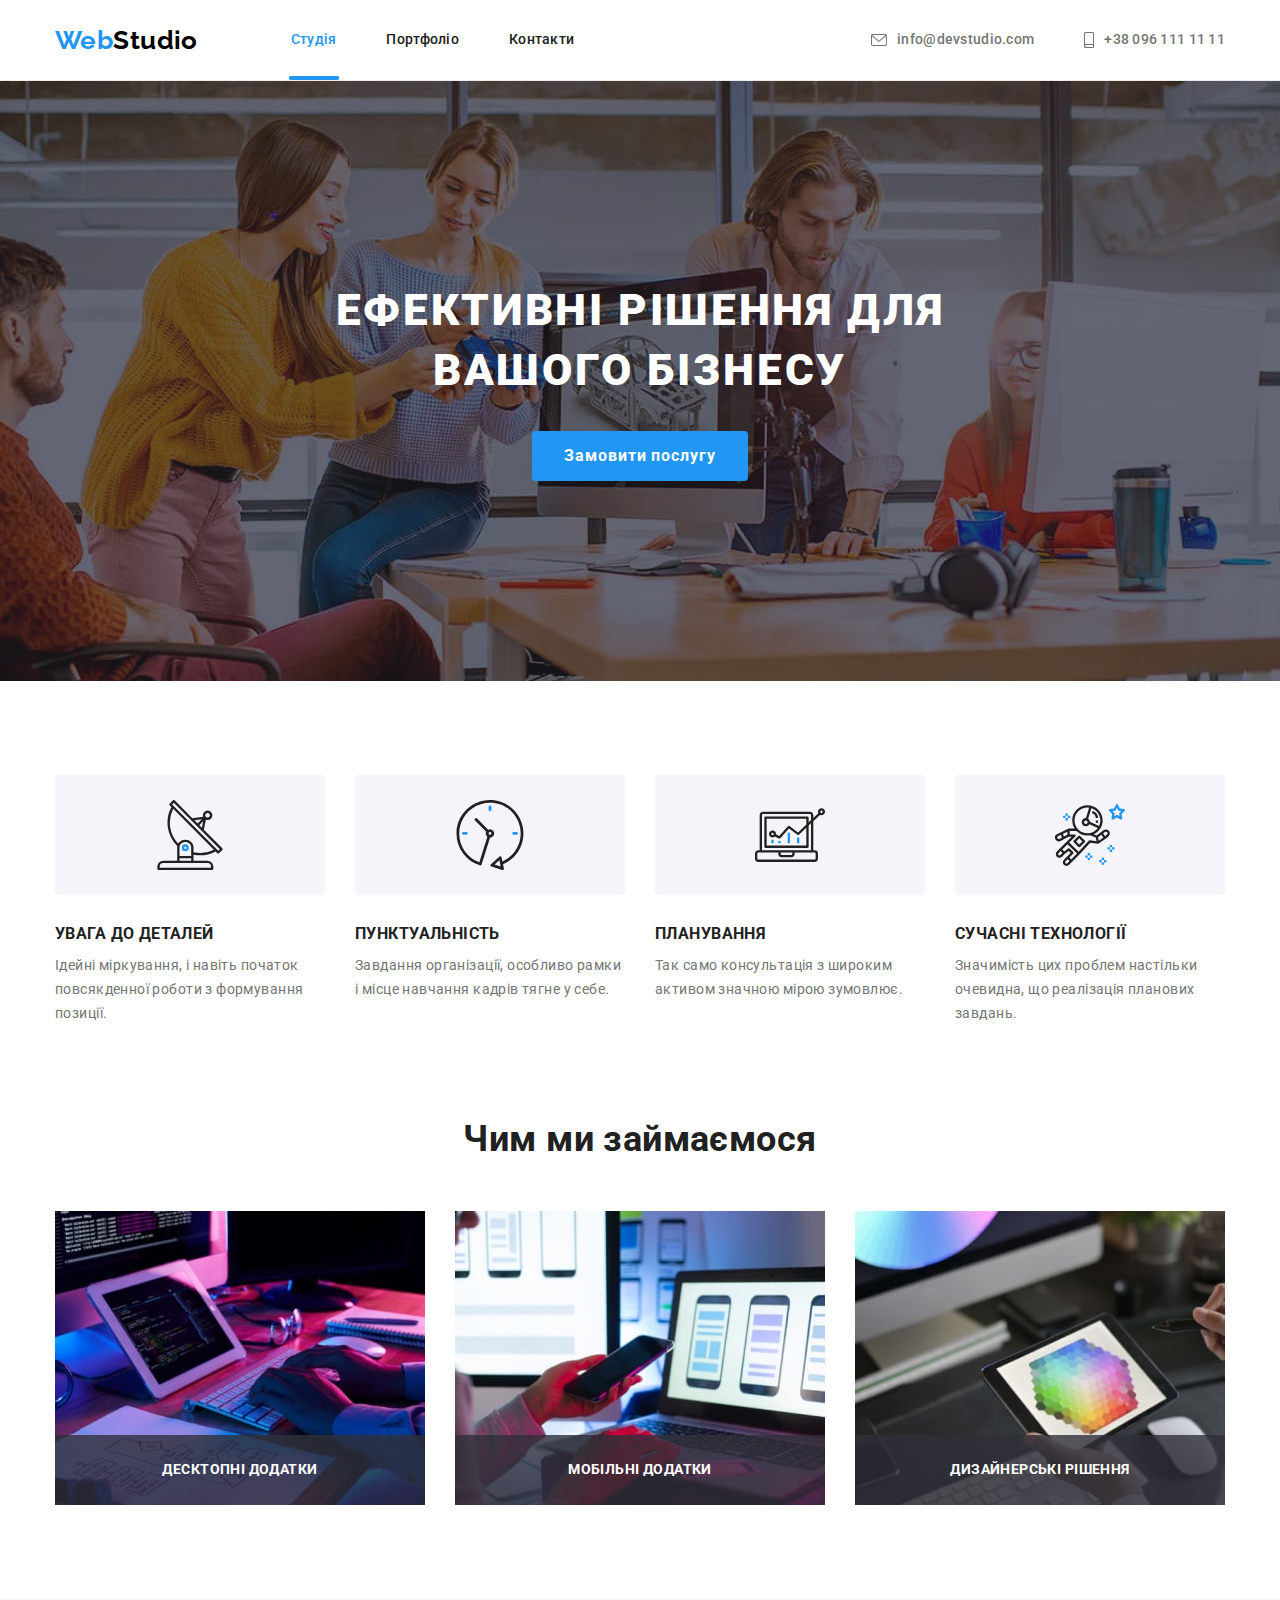
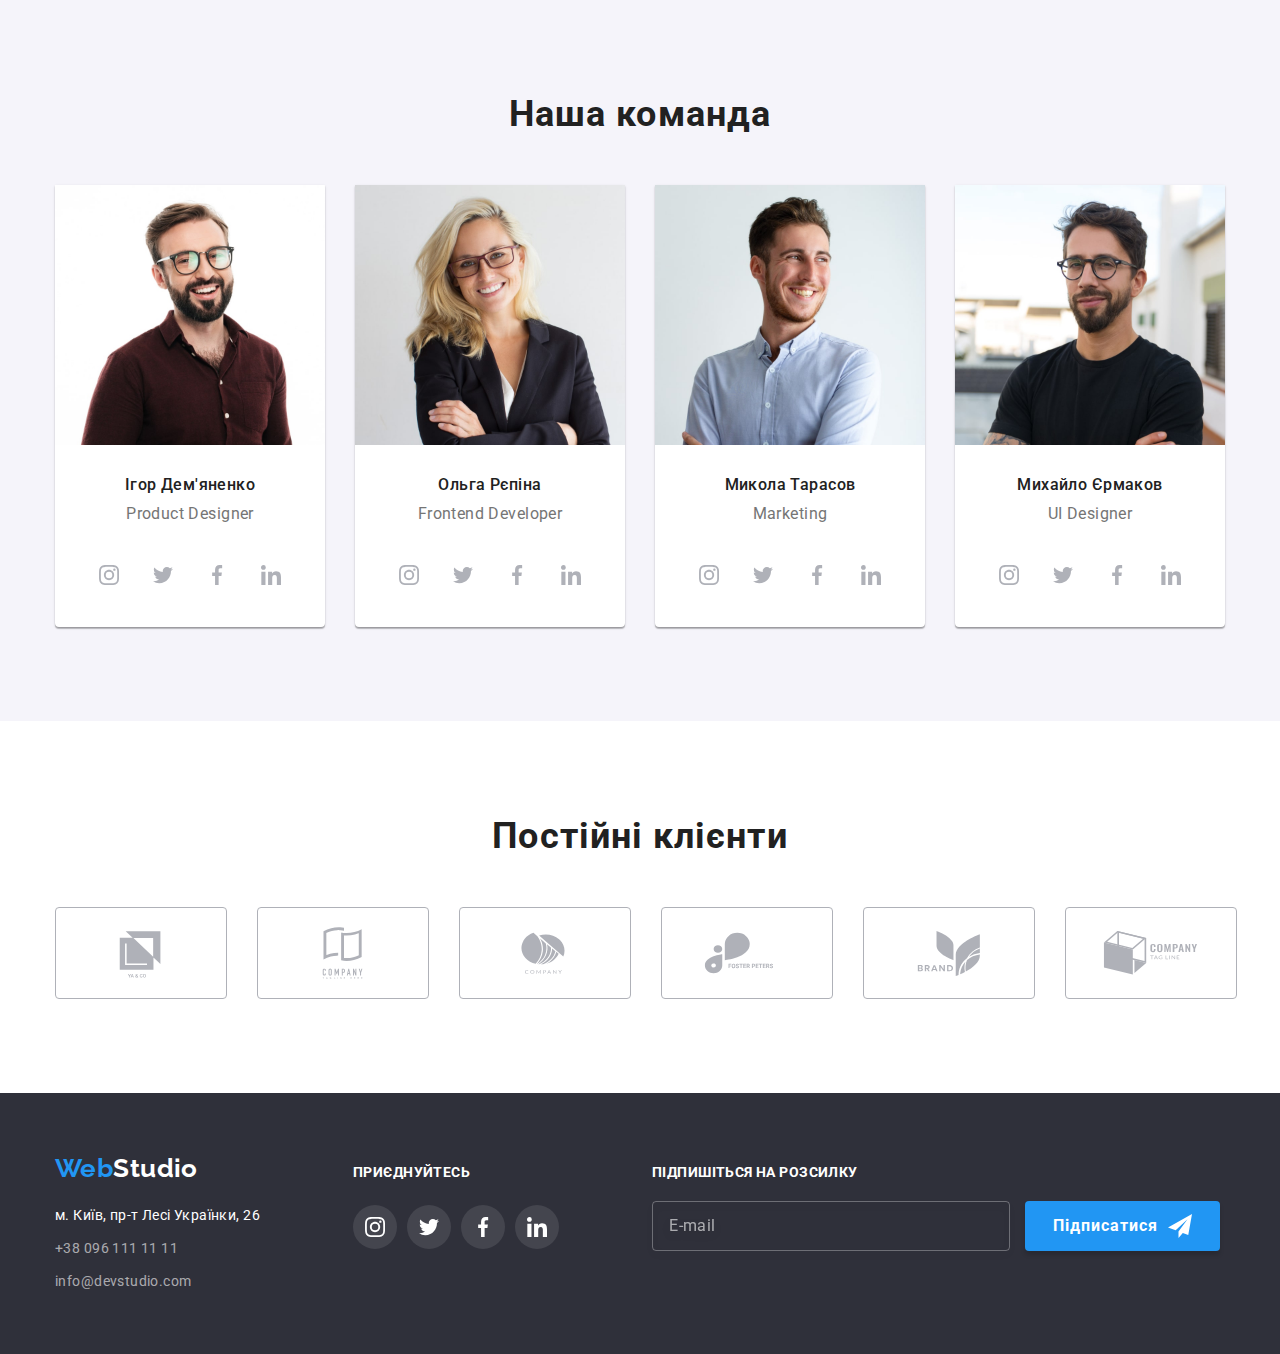
<file: index.html>
<!DOCTYPE html>
<html lang="uk">
<head>
    <meta charset="UTF-8">
    <meta http-equiv="X-UA-Compatible" content="IE=edge">
    <meta name="viewport" content="width=device-width, initial-scale=1.0">
    <title>vs code</title>
    <link rel="preconnect" href="https://fonts.googleapis.com"> 
    <link rel="preconnect" href="https://fonts.gstatic.com" crossorigin> 
    <link href="https://fonts.googleapis.com/css2?family=Raleway:wght@700&family=Roboto:wght@400;500;700;900&display=swap" rel="stylesheet">
    <link rel="stylesheet" href="https://cdnjs.cloudflare.com/ajax/libs/modern-normalize/1.1.0/modern-normalize.min.css">
    <link rel="stylesheet" href="./css/styles.css">
</head>
<body>
    <header class="header">
        <div class="container main-nav">
            <a class="header-logo" href="./index.html">Web<span class="header-logo-in">Studio</span></a>
        <nav>
            <ul class="header-nav list">
                <li class="iteam">
                    <a class="header-link current" href="./index.html">Студія</a>
                </li>
                <li class="iteam">
                    <a class="header-link" href="./portfolio.html">Портфоліо</a>
                </li>
                <li class="iteam">
                    <a class="header-link" href="#">Контакти</a>
                </li>
            </ul>
        </nav>
           <ul class="contacts list">
            <li class="iteam">
                <a class="ul-contacts" href="mailto:info@devstudio.com">
                    <svg class="icon-mail" width="16" height="12"> 
                        <use href="./images/icons.svg#icon-envelope"></use>
                    </svg>
                    info@devstudio.com</a>
            </li>
            <li class="iteam">
                <a class="ul-contacts" href="tel:+380961111111">
                    <svg class="icon-tel" width="10" height="16"> 
                        <use href="./images/icons.svg#icon-smartphone"></use>
                    </svg>
                    +38 096 111 11 11
                </a>
            </li>
           </ul>
        </div>
        
    </header> 

    <main>
        <section class="hero">
            <div class="container header-container">
                   <h1 class="hero-text">Ефективні рішення для вашого бізнесу</h1>
                    <button class="hero-button" type="button" data-modal-open >Замовити послугу</button>
                <div data-modal class="backdrop is-hidden">
                    <div class="modal">
                        <button class="btn-close" data-modal-close>
                            <svg class="icon-close" width="11" height="11">
                                <use href="./images/icons.svg#icon-Vector"></use>
                            </svg>
                        </button>
                        <p class="text-form">Залиште свої дані, ми вам передзвонимо</p>
                        <div class="modal-form">
                            <form class="subscribe-form">
                                <div class="backdrop-div">
                                 <label for="name">Ім'я</label> 
                                 <div class="backdrop-icon">
                                     <input type="text" name="name" id="name" class="inp-icon" >
                                     <svg class="sprite" width="12" height="12">
                                         <use href="./images/icons.svg#icon-Vectors"></use>
                                     </svg>
                                 </div>
                                </div>
                                <div class="backdrop-div">
                                 <label class="input-label" for="tel">Телефон</label>
                                 <div class="backdrop-icon">
                                     <input type="tel" name="tel" id="tel" class="inp-icon">
                                     <svg class="sprite" width="13" height="13">
                                         <use href="./images/icons.svg#icon-Vector-1"></use>
                                     </svg>
                                 </div>
                                </div>
                                <div class="backdrop-div">
                                 <label class="input-label" for="mail">Пошта</label>
                                 <div class="backdrop-icon">
                                     <input type="mail" name="mail" id="mail" class="inp-icon">
                                     <svg class="sprite" width="15" height="12">
                                         <use href="./images/icons.svg#icon-Vector-2"></use>
                                     </svg>
                                 </div>
                                </div>
                               <div class="backdrop-div">
                                 <label class="input-label" for="comment">Коментар</label>
                                 <textarea name="comment" id="comment" class="textarea" placeholder="Введіть текст" ></textarea>
                               </div>
                              <div class="modal-field">
                                <input type="checkbox" name="policy" class="modal-check hide" id="policy">
                                <label for="policy" class="check-text">
                                     <span class="policy-span">
                                      <svg class="policy-icon" width="16" height="15">
                                          <use href="./images/icons.svg#icon-icon-check"></use>
                                      </svg>
                                     </span>
                                          Погоджуюся з розсилкою та приймаю <a class="chek" href="">Умови договору</a>
                                  </label>
                              </div>
                              <div>
                                <button class="button-top" type="submit">Відправити</button>
                              </div>
                             </form>
                        </div>
                    </div>
                 </div>
             </div>
          </section>
        <section class="sections">
            <div class="container">
                <h2 style="visibility: hidden; font-size: 0px">Наші переваги</h2>
                <ul class="feature-list list">
                    <li class="iteam">
                        <div class="feature-cap-link">
                            <svg class="feature-cap-icon" width="70" height="70" >
                                <use href="./images/symbol-defs.svg#icon-antenna-1"></use>
                            </svg>
                        </div>
                         <h3 class="feature-link">УВАГА ДО ДЕТАЛЕЙ</h3>
                         <p class="feature-text">Ідейні міркування, і навіть початок повсякденної роботи з формування позиції.</p>
                    </li>
                    <li class="iteam">
                        <div class="feature-cap-link">
                            <svg class="feature-cap-icon" width="70" height="70" >
                                <use href="./images/symbol-defs.svg#icon-clock-1"></use>
                            </svg>
                        </div>
                         <h3 class="feature-link">ПУНКТУАЛЬНІСТЬ</h3> 
                         <p class="feature-text">Завдання організації, особливо рамки і місце навчання кадрів тягне у себе.</p>
                    </li>
                    <li class="iteam">
                        <div class="feature-cap-link">
                            <svg class="feature-cap-icon" width="70" height="70" >
                                <use href="./images/symbol-defs.svg#icon-diagram-1"></use>
                            </svg>
                        </div>
                         <h3 class="feature-link">ПЛАНУВАННЯ</h3> 
                         <p class="feature-text">Так само консультація з широким активом значною мірою зумовлює.</p>
                    </li>
                    <li class="iteam">
                        <div class="feature-cap-link">
                            <svg class="feature-cap-icon" width="70" height="70" >
                                <use href="./images/symbol-defs.svg#icon-astronaut-1"></use>
                            </svg>
                        </div>
                         <h3 class="feature-link">СУЧАСНІ ТЕХНОЛОГІЇ</h3> 
                         <p class="feature-text">Значимість цих проблем настільки очевидна, що реалізація планових завдань.</p>
                    </li>
                </ul>
            </div>
        </section>
        <section class="work">
            <div class="container">
                <h2 class="work-title">Чим ми займаємося</h2>
                <div class="thumb">
                    <ul class="work-nav list">
                        <li>
                            <div class="work-tap">
                             <img class="imd" src="./images/compressjpeg/box1-min.jpg" width="370" height="294"  alt="">
                             <p class="work-text">Десктопні додатки</p>
                            </div>
                        </li>
                        <li> 
                           <div class="work-tap">
                             <img class="imd" src="./images/compressjpeg/box2-min.jpg" width="370" height="294" alt="">
                             <p class="work-text">Мобільні додатки</p>
                           </div>
                        </li>
                        <li>
                           <div class="work-tap">
                             <img class="imd" src="./images/compressjpeg/box3-min.jpg" width="370" height="294" alt="">
                             <p class="work-text">Дизайнерські рішення</p>
                           </div>
                        </li>
                    </ul>
                </div>
            </div>
        </section>
        <section class="team">
            <div class="container container-team">
                <h2 class="team-uptitle">Наша команда</h2>
                <ul class="team-nav list">
                    <li class="team-body">
                        <img src="./images/compressjpeg/img-min.jpg" width="270" height="260" alt="Ігор Дем'яненко">
                        <h3 class="team-heros">Ігор Дем'яненко</h3>
                        <p class="team-text">Product Designer</p>
                        <ul class="team-soc-list">
                            <li class="team-soc-item">
                                <a class="team-soc-link" href="#">
                                    <svg class="team-soc-icon" width="20" height="20">
                                        <use href="./images/icons.svg#icon-instagram-2"></use>
                                    </svg>
                                </a>
                            </li>
                            <li class="team-soc-item">
                                <a class="team-soc-link" href="#">
                                    <svg class="team-soc-icon" width="20" height="20">
                                        <use href="./images/icons.svg#icon-twitter-1"></use>
                                    </svg> 
                                </a>
                            </li>
                            <li class="team-soc-item">
                                <a class="team-soc-link" href="#">
                                    <svg class="team-soc-icon" width="20" height="20">
                                        <use href="./images/icons.svg#icon-facebook-1"></use>
                                    </svg>
                                </a>
                            </li>
                            <li class="team-soc-item">
                                <a class="team-soc-link" href="#">
                                    <svg class="team-soc-icon" width="20" height="20">
                                        <use href="./images/icons.svg#icon-linkedin-1"></use>
                                    </svg>
                                </a>
                            </li>
                        </ul>
                    </li>
                    <li class="team-body">
                        <img src="./images/compressjpeg/img4-min.jpg" width="270" height="260" alt="Ольга Рєпіна">
                        <h3 class="team-heros">Ольга Рєпіна</h3>
                        <p class="team-text">Frontend Developer</p>
                        <ul class="team-soc-list">
                            <li class="team-soc-item">
                                <a class="team-soc-link" href="#">
                                    <svg class="team-soc-icon" width="20" height="20">
                                        <use href="./images/icons.svg#icon-instagram-2"></use>
                                    </svg>
                                </a>
                            </li>
                            <li class="team-soc-item">
                                <a class="team-soc-link" href="#">
                                    <svg class="team-soc-icon" width="20" height="20">
                                        <use href="./images/icons.svg#icon-twitter-1"></use>
                                    </svg> 
                                </a>
                            </li>
                            <li class="team-soc-item">
                                <a class="team-soc-link" href="#">
                                    <svg class="team-soc-icon" width="20" height="20">
                                        <use href="./images/icons.svg#icon-facebook-1"></use>
                                    </svg>
                                </a>
                            </li>
                            <li class="team-soc-item">
                                <a class="team-soc-link" href="#">
                                    <svg class="team-soc-icon" width="20" height="20">
                                        <use href="./images/icons.svg#icon-linkedin-1"></use>
                                    </svg>
                                </a>
                            </li>
                        </ul>
                    </li>
                    <li class="team-body">
                        <img src="./images/compressjpeg/img5-min.jpg" width="270" height="260"  alt="Микола Тарасов">
                        <h3 class="team-heros">Микола Тарасов</h3>
                        <p class="team-text">Marketing</p>
                        <ul class="team-soc-list">
                            <li class="team-soc-item">
                                <a class="team-soc-link" href="#">
                                    <svg class="team-soc-icon" width="20" height="20">
                                        <use href="./images/icons.svg#icon-instagram-2"></use>
                                    </svg>
                                </a>
                            </li>
                            <li class="team-soc-item">
                                <a class="team-soc-link" href="#">
                                    <svg class="team-soc-icon" width="20" height="20">
                                        <use href="./images/icons.svg#icon-twitter-1"></use>
                                    </svg> 
                                </a>
                            </li>
                            <li class="team-soc-item">
                                <a class="team-soc-link" href="#">
                                    <svg class="team-soc-icon" width="20" height="20">
                                        <use href="./images/icons.svg#icon-facebook-1"></use>
                                    </svg>
                                </a>
                            </li>
                            <li class="team-soc-item">
                                <a class="team-soc-link" href="#">
                                    <svg class="team-soc-icon" width="20" height="20">
                                        <use href="./images/icons.svg#icon-linkedin-1"></use>
                                    </svg>
                                </a>
                            </li>
                        </ul>
                    </li>
                    <li class="team-body">
                        <img src="./images/compressjpeg/img6-min.jpg" width="270" height="260" alt="Михайло Єрмаков">
                        <h3 class="team-heros">Михайло Єрмаков</h3>
                        <p class="team-text">UI Designer</p>
                        <ul class="team-soc-list">
                            <li class="team-soc-item">
                                <a class="team-soc-link" href="#">
                                    <svg class="team-soc-icon" width="20" height="20">
                                        <use href="./images/icons.svg#icon-instagram-2"></use>
                                    </svg>
                                </a>
                            </li>
                            <li class="team-soc-item">
                                <a class="team-soc-link" href="#">
                                    <svg class="team-soc-icon" width="20" height="20">
                                        <use href="./images/icons.svg#icon-twitter-1"></use>
                                    </svg> 
                                </a>
                            </li>
                            <li class="team-soc-item">
                                <a class="team-soc-link" href="#">
                                    <svg class="team-soc-icon" width="20" height="20">
                                        <use href="./images/icons.svg#icon-facebook-1"></use>
                                    </svg>
                                </a>
                            </li>
                            <li class="team-soc-item">
                                <a class="team-soc-link" href="#">
                                    <svg class="team-soc-icon" width="20" height="20">
                                        <use href="./images/icons.svg#icon-linkedin-1"></use>
                                    </svg>
                                </a>
                            </li>
                        </ul>
                    </li>
                </ul>
            </div>
        </section>
        <section>
            <div class="container client-cap">
                    <h2 class="team-uptitle">Постійні клієнти</h2>
                <ul class="client-top">
                    <li class="client-item">
                        <a class="client-link" href="#">
                            <svg class="client-icon" width="106" height="60">
                            <use href="./images/symbol-defs.svg#icon-Logo"></use>
                            </svg>
                        </a>
                    </li>
                    <li class="client-item">
                        <a class="client-link" href="#">
                            <svg class="client-icon"  width="106" height="60">
                            <use href="./images/symbol-defs.svg#icon-Logo-2"></use>
                        </svg>
                        </a>
                    </li>
                    <li class="client-item">
                        <a class="client-link" href="#">
                            <svg class="client-icon"  width="106" height="60">
                            <use href="./images/symbol-defs.svg#icon-Logo-6"></use>
                        </svg>
                        </a>
                    </li>
                    <li class="client-item">
                        <a class="client-link" href="#">
                            <svg class="client-icon"  width="106" height="60">
                            <use href="./images/symbol-defs.svg#icon-Logo-3"></use>
                        </svg>
                        </a>
                    </li>
                    <li class="client-item">
                        <a class="client-link" href="#">
                            <svg class="client-icon"  width="106" height="60">
                            <use href="./images/symbol-defs.svg#icon-Logo-4"></use>
                        </svg>
                        </a>
                    </li>
                    <li class="client-item">
                        <a class="client-link" href="#">
                            <svg class="client-icon"  width="106" height="60">
                            <use href="./images/symbol-defs.svg#icon-Logo-5"></use>
                        </svg>
                        </a>
                    </li>
                </ul>
            </div>
        </section>
    </main>
    <footer class="footer">
        <div class="container nav-net">
            <div class="container-adress">
                <a class="footer-logo" href="./index.html">Web<span class="header-logo-on">Studio</span></a>
            <address class="footer-adsress">
                <ul class="footer-nav list">
                <li class="footer-cards">
                    <a class="footer-card" href="https://goo.gl/maps/EN5gANRRtpkk6Nzp8" target="_blank" rel="noopener noreferrer">м. Київ, пр-т Лесі Українки, 26 </a>
                </li>
                <li class="footer-cards">
                    <a class="footer-text" href="tel:+380961111111">+38 096 111 11 11</a>
                </li>
                <li class="feature-text">
                    <a class="footer-text" href="mailto:info@devstudio.com">info@devstudio.com</a>
                </li>
                </ul>
            </address>
            </div>
            <div class="container-net">
                <span class="span-soc">приєднуйтесь</span>
                <ul class="footer-soc-list">
                    <li class="footer-soc-item">
                        <a class="footer-soc-link" href="#">
                            <svg class="footer-soc-icon" width="20" height="20">
                                <use href="./images/icons.svg#icon-instagram-2"></use>
                            </svg>
                        </a>
                    </li>
                    <li class="footer-soc-item">
                        <a class="footer-soc-link" href="#">
                            <svg class="footer-soc-icon" width="20" height="20">
                                <use href="./images/icons.svg#icon-twitter-1"></use>
                            </svg> 
                        </a>
                    </li>
                    <li class="footer-soc-item">
                        <a class="footer-soc-link" href="#">
                            <svg class="footer-soc-icon" width="20" height="20">
                                <use href="./images/icons.svg#icon-facebook-1"></use>
                            </svg>
                        </a>
                    </li>
                    <li class="footer-soc-item">
                        <a class="footer-soc-link" href="#">
                            <svg class="footer-soc-icon" width="20" height="20">
                                <use href="./images/icons.svg#icon-linkedin-1"></use>
                            </svg>
                        </a>
                    </li>
                </ul>
            </div>
            <div class="footer-logo-clas">
                <form class="footer-form">
                    <label for="footer-email" class="footer-label">Підпишіться на розсилку</label>
                    <input type="email" name="fotter-email" id="fotter-email" class="footer-input" placeholder="E-mail">
                    <button class="footer-btn" type="submit">Підписатися 
                        <svg class="footer-logo-icon" width="24" height="24">
                            <use href="./images/icons.svg#icon-icon-send"></use>
                        </svg>
                    </button>
                </form>
            </div>
        </div>
    </footer>
    <script src="./js/modal.js"></script>
</body>
</html>
</file>
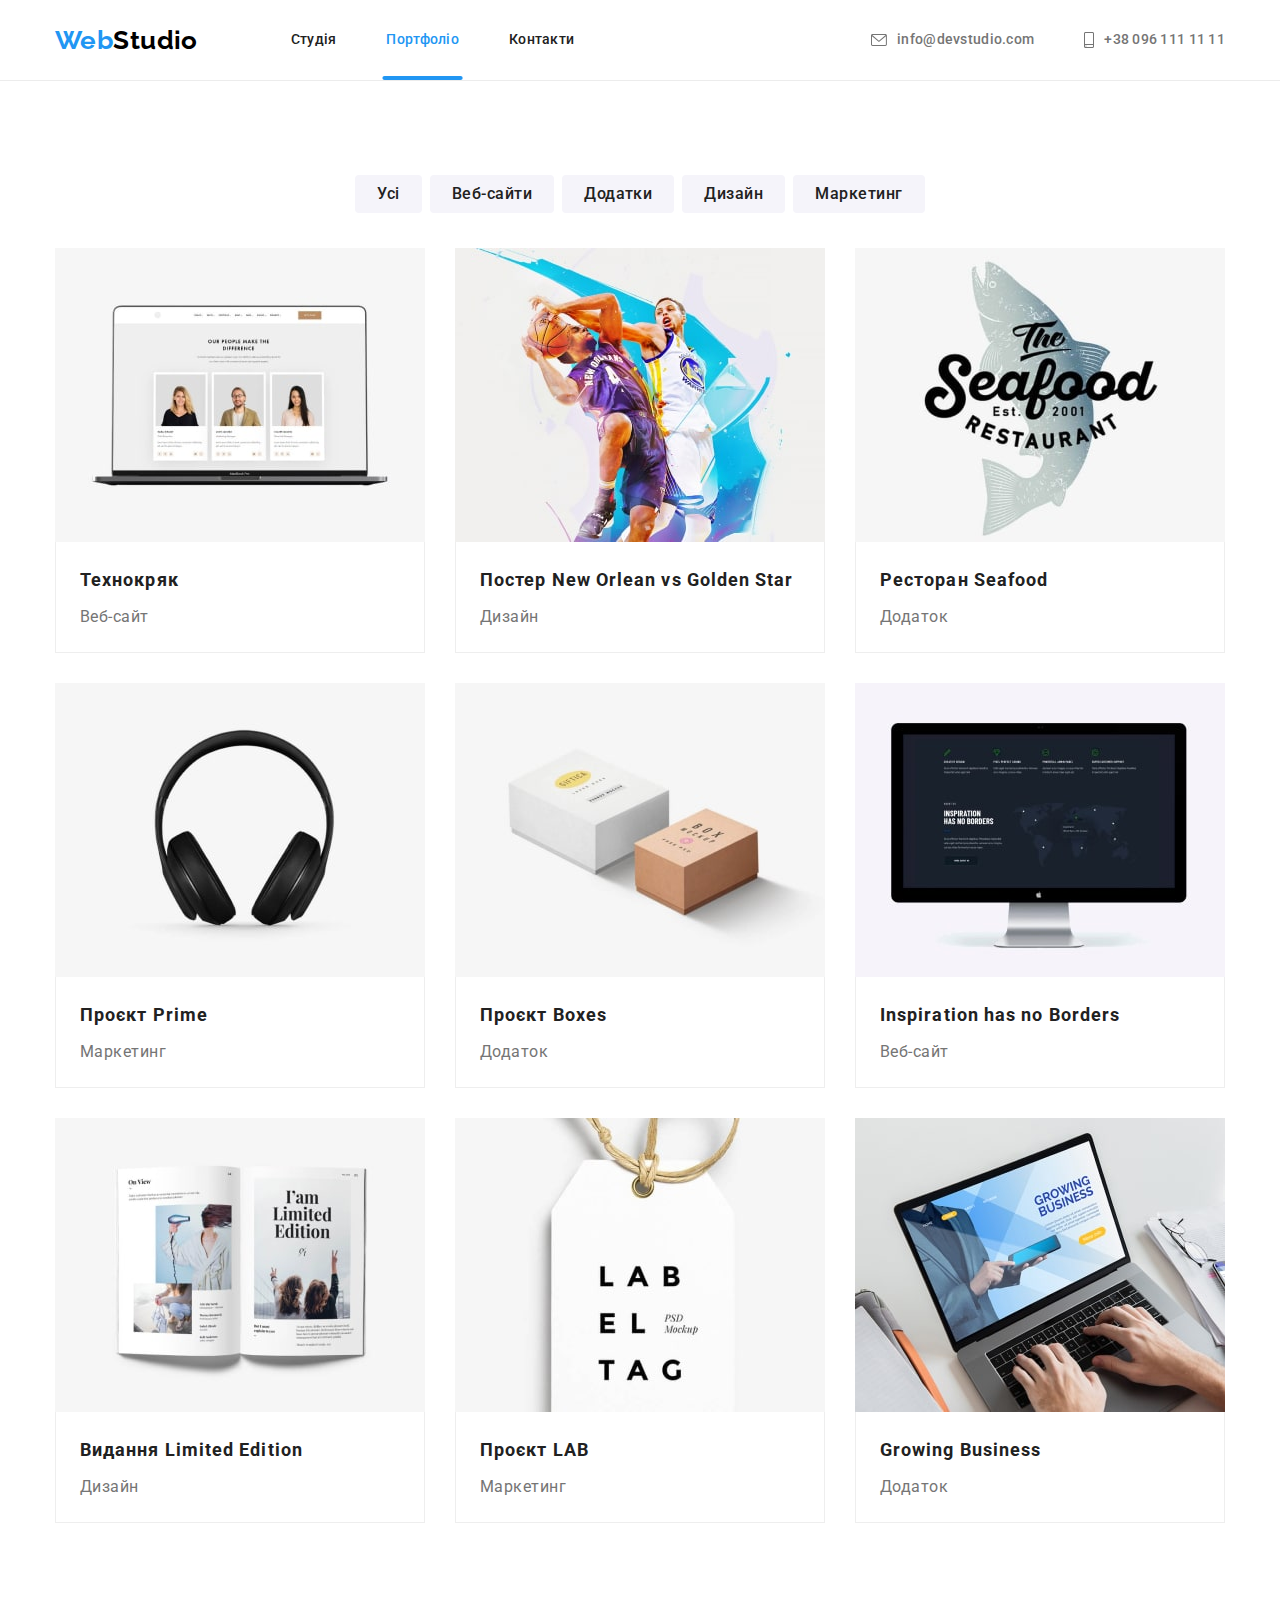
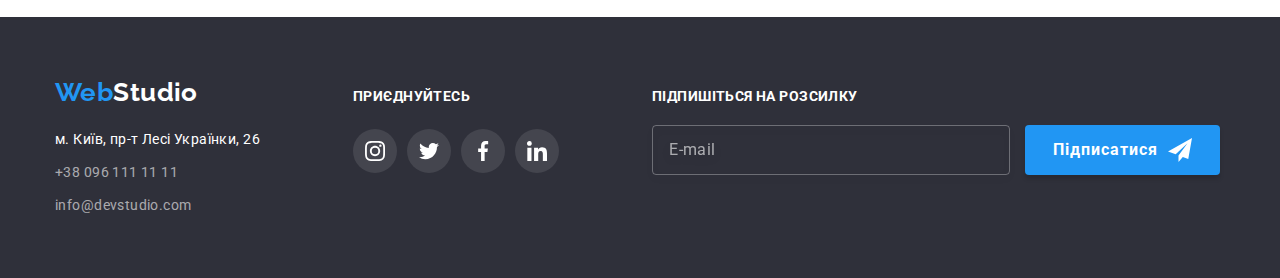
<file: portfolio.html>
<!DOCTYPE html>
<html lang="uk">
<head>
    <meta charset="UTF-8">
    <meta http-equiv="X-UA-Compatible" content="IE=edge">
    <meta name="viewport" content="width=device-width, initial-scale=1.0">
    <title>portfolio</title>
    <link rel="preconnect" href="https://fonts.googleapis.com"> 
    <link rel="preconnect" href="https://fonts.gstatic.com" crossorigin> 
    <link href="https://fonts.googleapis.com/css2?family=Raleway:wght@700&family=Roboto:wght@400;500;700;900&display=swap" rel="stylesheet">
    <link rel="stylesheet" href="https://cdnjs.cloudflare.com/ajax/libs/modern-normalize/1.1.0/modern-normalize.min.css">
    <link rel="stylesheet" href="./css/styles.css">
</head>
<body>
    <header class="header">
        <div class="container main-nav">
            <a class="header-logo" href="./index.html">Web<span class="header-logo-in">Studio</span></a>
        <nav>
            <ul class="header-nav list">
                <li class="iteam"><a class="header-link" href="./index.html">Студія</a></li>
                <li class="iteam"><a class="header-link current" href="./portfolio.html">Портфоліо</a></li>
                <li class="iteam"><a class="header-link" href="#">Контакти</a></li>
            </ul>
        </nav>
        <ul class="contacts list">
            <li class="iteam">
                <a class="ul-contacts" href="mailto:info@devstudio.com">
                    <svg class="icon-mail" width="16" height="12"> 
                        <use href="./images/icons.svg#icon-envelope"></use>
                    </svg>
                    info@devstudio.com</a>
            </li>
            <li class="iteam">
                <a class="ul-contacts" href="tel:+380961111111">
                    <svg class="icon-tel" width="10" height="16"> 
                        <use href="./images/icons.svg#icon-smartphone"></use>
                    </svg>
                    +38 096 111 11 11</a>
            </li>
           </ul>
        </div>
        
    </header> 

    <main>
    <section class="program">
            <h1 style="visibility: hidden; font-size: 0px">portfolio</h1>
    <div class="container">
        <ul class="button list">
            <li class="item"><button class="button-tipe" type="button">Усі</button></li>
            <li class="item"><button class="button-tipe" type="button">Веб-сайти</button></li>
            <li class="item"><button class="button-tipe" type="button">Додатки</button></li>
            <li class="item"><button class="button-tipe" type="button">Дизайн</button></li>
            <li class="item"><button class="button-tipe" type="button">Маркетинг</button></li>
        </ul>
        <ul class="program-uptitle list">
            <li class="portfolio-program">
                <a class="program-link" href="">
                    <div class="program-info">
                        <img class="program-img" src="./images/mark/mark1-min.jpg" width="370" alt="">
                        <p class="info-text">Ресурс пропонує комплексні пропозиції з різним рівнем функціоналу та сервісів. Все це дозволить відвідувачу отримати вичерпні відомості про компанію чи приватну особу.</p>
                    </div>
                    <div class="border"> 
                        <h2 class="program-list">Технокряк</h2>
                        <p class="program-text">Веб-сайт</p>
                    </div>
                </a>
            </li>
            <li class="portfolio-program">
                <a class="program-link" href="">
                    <div class="program-info">
                        <img class="program-img" src="./images/mark/mark2-min.jpg" width="370" alt="">
                        <p class="info-text">Ресурс пропонує комплексні пропозиції з різним рівнем функціоналу та сервісів. Все це дозволить відвідувачу отримати вичерпні відомості про компанію чи приватну особу.</p>
                    </div>
                <div class="border"> 
                    <h2 class="program-list">Постер New Orlean vs Golden Star</h2>
                    <p class="program-text">Дизайн</p> 
                </div>
                </a>
            </li>
            <li class="portfolio-program">
                <a class="program-link" href="">
                    <div class="program-info">
                        <img class="program-img" src="./images/mark/mark3-min.jpg" width="370" alt="">
                        <p class="info-text">Ресурс пропонує комплексні пропозиції з різним рівнем функціоналу та сервісів. Все це дозволить відвідувачу отримати вичерпні відомості про компанію чи приватну особу.</p>
                    </div>
                <div class="border">  
                    <h2 class="program-list">Ресторан Seafood</h2>
                    <p class="program-text">Додаток</p>
                </div>
                </a>
            </li>
            <li class="portfolio-program">
                <a class="program-link" href="">
                    <div class="program-info">
                        <img class="program-img" src="./images/mark/mark4-min.jpg" width="370" alt="">
                        <p class="info-text">Ресурс пропонує комплексні пропозиції з різним рівнем функціоналу та сервісів. Все це дозволить відвідувачу отримати вичерпні відомості про компанію чи приватну особу.</p>
                    </div>
                <div class="border"> 
                    <h2 class="program-list">Проєкт Prime</h2>
                    <p class="program-text">Маркетинг</p>
                </div>
                </a>
            </li>
            <li class="portfolio-program">
                <a class="program-link" href="">
                    <div class="program-info">
                        <img class="program-img" src="./images/mark/mark5-min.jpg" width="370" alt="">
                        <p class="info-text">Ресурс пропонує комплексні пропозиції з різним рівнем функціоналу та сервісів. Все це дозволить відвідувачу отримати вичерпні відомості про компанію чи приватну особу.</p>
                    </div>
                <div class="border"> 
                    <h2 class="program-list">Проєкт Boxes</h2>
                    <p class="program-text">Додаток</p>
                </div>
                </a>
            </li>
            <li class="portfolio-program">
                <a class="program-link" href="">
                    <div class="program-info">
                        <img class="program-img" src="./images/mark/mark6-min.jpg" width="370" alt="">
                        <p class="info-text">Ресурс пропонує комплексні пропозиції з різним рівнем функціоналу та сервісів. Все це дозволить відвідувачу отримати вичерпні відомості про компанію чи приватну особу.</p>
                    </div>
                <div class="border"> 
                    <h2 class="program-list">Inspiration has no Borders</h2>
                    <p class="program-text">Веб-сайт</p>
                </div>
                </a>
            </li>
             <li class="portfolio-program">
                <a class="program-link" href="">
                   <div class="program-info">
                    <img class="program-img" src="./images/mark/mark7-min.jpg" width="370" alt="">
                    <p class="info-text">Ресурс пропонує комплексні пропозиції з різним рівнем функціоналу та сервісів. Все це дозволить відвідувачу отримати вичерпні відомості про компанію чи приватну особу.</p>
                   </div>
                <div class="border"> 
                    <h2 class="program-list">Видання Limited Edition</h2> 
                    <p class="program-text">Дизайн</p>
                </div>
                 </a>
            </li>
             <li class="portfolio-program">
                <a class="program-link" href="">
                  <div class="program-info">
                    <img class="program-img" src="./images/mark/mark8-min.jpg" width="370" alt="">
                    <p class="info-text">Ресурс пропонує комплексні пропозиції з різним рівнем функціоналу та сервісів. Все це дозволить відвідувачу отримати вичерпні відомості про компанію чи приватну особу.</p>
                  </div>
                <div class="border"> 
                    <h2 class="program-list">Проєкт LAB</h2>
                    <p class="program-text">Маркетинг</p>
                </div>
                </a>
            </li>
             <li class="portfolio-program">
                <a class="program-link" href="">
                    <div class="program-info">
                        <img class="program-img" src="./images/mark/mark9-min.jpg" width="370" alt="">
                        <p class="info-text">Ресурс пропонує комплексні пропозиції з різним рівнем функціоналу та сервісів. Все це дозволить відвідувачу отримати вичерпні відомості про компанію чи приватну особу.</p>
                    </div>
                <div class="border">
                    <h2 class="program-list">Growing Business</h2>
                    <p class="program-text">Додаток</p>
                </div>
                </a>
            </li>
         </ul>
        </div>
     </section>
    </main>
    <footer class="footer">
        <div class="container nav-net">
            <div class="container-adress">
                <a class="footer-logo" href="./index.html">Web<span class="header-logo-on">Studio</span></a>
            <address class="footer-adsress">
                <ul class="footer-nav list">
                <li class="footer-cards">
                    <a class="footer-card" href="https://goo.gl/maps/EN5gANRRtpkk6Nzp8" target="_blank" rel="noopener noreferrer">м. Київ, пр-т Лесі Українки, 26 </a>
                </li>
                <li class="footer-cards">
                    <a class="footer-text" href="tel:+380961111111">+38 096 111 11 11</a>
                </li>
                <li class="feature-text">
                    <a class="footer-text" href="mailto:info@devstudio.com">info@devstudio.com</a>
                </li>
                </ul>
            </address>
            </div>
            <div class="container-net">
                <span class="span-soc">приєднуйтесь</span>
                <ul class="footer-soc-list">
                    <li class="footer-soc-item">
                        <a class="footer-soc-link" href="#">
                            <svg class="footer-soc-icon" width="20" height="20">
                                <use href="./images/icons.svg#icon-instagram-2"></use>
                            </svg>
                        </a>
                    </li>
                    <li class="footer-soc-item">
                        <a class="footer-soc-link" href="#">
                            <svg class="footer-soc-icon" width="20" height="20">
                                <use href="./images/icons.svg#icon-twitter-1"></use>
                            </svg> 
                        </a>
                    </li>
                    <li class="footer-soc-item">
                        <a class="footer-soc-link" href="#">
                            <svg class="footer-soc-icon" width="20" height="20">
                                <use href="./images/icons.svg#icon-facebook-1"></use>
                            </svg>
                        </a>
                    </li>
                    <li class="footer-soc-item">
                        <a class="footer-soc-link" href="#">
                            <svg class="footer-soc-icon" width="20" height="20">
                                <use href="./images/icons.svg#icon-linkedin-1"></use>
                            </svg>
                        </a>
                    </li>
                </ul>
            </div>
            <div class="footer-logo-clas">
                <form class="footer-form">
                    <label for="footer-email" class="footer-label">Підпишіться на розсилку</label>
                    <input type="email" name="fotter-email" id="fotter-email" class="footer-input" placeholder="E-mail">
                    <button class="footer-btn" type="submit">Підписатися 
                        <svg class="footer-logo-icon" width="24" height="24">
                            <use href="./images/icons.svg#icon-icon-send"></use>
                        </svg>
                    </button>
                </form>
            </div>
        </div>
    </footer>
</body>
</html>
</file>
<file: css/styles.css>
html{
    box-sizing: border-box;
    }

    *, ::after, ::before {
        box-sizing: border-box;
    }


:root{
    --color-HexachromeBlack: #212121;
    --color-darkBlue: #2196F3;
    --color-white:#FFFFFF;
    --color-Hex:#F5F5F5;
    --animation:  250ms cubic-bezier(0.4, 0, 0.2, 1);
}


body{
    font-family: 'Roboto', sans-serif;
    background-color:var(--color-white);
    color: #212121;
    letter-spacing: 0.03em;
    font-size: 14px;
    line-height: 1.71;
    margin: 0;
}
h1,
h2,
h3,
h4,
p{
    margin: 0;
}

ul
{text-decoration: none;
    list-style: none;
    margin: 0;
    padding: 0;
}


.header-nav-link{
    text-decoration: none;
}

:active, :hover, :focus {
    outline: 0;
    outline-offset: 0;
}

.header {
    background-color: var(--color-white);
}

.footer{
    background-color: #2F303A;
}


.container{                                                   
    width: 1200px;
	padding-left: 15px;
	padding-right: 15px;
	margin: 0 auto;
}

img {
    display: block;
    max-width: 100%;
    height: auto;
  }



/*-------HEADER-----*/

.header{
     padding-top: 0;
     padding-bottom: 0;
     border-bottom:1px solid #ECECEC;
}

.main-nav{
    display: flex;
    align-items: center;
}

.header-nav{
    display: flex;
    margin-left: 93px;
}

.header-nav .iteam + .iteam{
    margin-left: 50px;
}

.contacts {
    display: flex;
    margin-left: auto;
}

.contacts .iteam + .iteam{
    margin-left: 50px;
}

.header-logo {
    display: block;
}

.header-logo,
.footer-logo{
    font-family: 'Raleway';
    font-style: normal;
    text-decoration: none;
    font-weight: 700;
    font-size: 26px;
    line-height: 1.19;
    color: var(--color-darkBlue);
}

.header-logo-in{
    color:#000000;
}

.header-logo-on{
    color: var(--color-white);
}

.header-link.current{
    color: var(--color-darkBlue);
    text-decoration: none;
}


.header-link,
.ul-contacts {  
    padding-top: 32px;
    padding-bottom: 32px;
    display: flex;
    align-items: center;

    font-weight: 500;
    line-height: 1.14;
    letter-spacing: 0.02em;
    color: var(--color-HexachromeBlack);
    text-decoration: none;

    transition: color var(--animation);
}

.header-nav .header-link{
    position: relative;
}

   .header-link.current::after{
    content: '';
    position: absolute;
    bottom: 0;
    left: 0;
    width: 100%;
    height: 4px;

    background-color: var(--color-darkBlue);
    border-radius: 2px;
    transform: scaleX(1.1);
}

.header-link:hover,
.header-link:focus,
.ul-contacts:hover,
.ul-contacts:focus,
.footer-text:hover,
.footer-text:focus
{
    color: var(--color-darkBlue);
}

.ul-contacts{
    padding-top: 32px;
    padding-bottom: 32px;

    font-weight: 500;
    line-height: 1.14;
    letter-spacing: 0.02em;
    color: #757575;
    text-decoration: none;
}

.icon-mail{
    margin-right: 10px;
    width: 16px;
    height: 12px;
    fill:currentColor;
}

.icon-tel{
    margin-right: 10px;
    width: 10px;
    height: 16px;
    fill:currentColor;
}




/*-------MAIN особливості--------*/

.hero{
    margin: 0 auto;
    padding: 200px 0;
    padding-bottom: 210px;

    max-width: 1600px;
    height: 600px;
    background-image: linear-gradient(
     rgba(47, 48, 58, 0.4), 
     rgba(47, 48, 58, 0.4)),
     url(../images/hm3/Img.jpg)
     ;
    background-position: center;
    background-size: cover;
    text-align: center;
}

.hero-text{
    width: 696px;
    height: 120px;
    left: 452px;
    top: 280px;
    margin-top: 0;
    margin-bottom: 30px;
    margin-left: auto;
    margin-right: auto;

    font-weight: 900;
    font-size: 44px;
    line-height: 1.36;
    letter-spacing: 0.06em;
    text-transform: uppercase;
    color: var(--color-white);
}

.hero-button{
    padding: 10px 32px;
    min-width: 216px;
    margin: auto;

    font-weight: 700;
    font-size: 16px;
    line-height: 1.87;
    letter-spacing: 0.06em;
    color: var(--color-white); 
    background: var(--color-darkBlue);
    border-radius: 4px; 
    cursor: pointer; 
    text-align:center;
    border: none;
    transition: background-color var(--animation), color var(--animation);
}


.hero-button:hover,
.hero-button:focus{
    background:#188CE8;
}

.backdrop{
    position: fixed;
    top: 0;
    left: 0;
    width: 100%;
    height: 100%;
    background: rgba(0, 0, 0, 0.2);
    z-index: 1;
    transition: opacity var(--animation);
}

.backdrop.is-hidden{
    opacity: 0;
    pointer-events: none;
}

.modal{
    position: absolute;
    width: 528px;
    min-height: 581px;
    padding: 40px;

    top: 50%;
    left: 50%;
    transform: translate(-50%, -50%) scale(1);

    background: #FFFFFF;
    box-shadow: 0px 1px 3px rgba(0, 0, 0, 0.12), 0px 1px 1px rgba(0, 0, 0, 0.14), 0px 2px 1px rgba(0, 0, 0, 0.2);
    border-radius: 4px;
}

.btn-close{
    position: absolute;
    width: 30px;
    height: 30px;
    top: 8px;
    right: 8px;

    border-radius: 50%;
    background-color: var(--color-white);
    border: 1px solid rgba(0, 0, 0, 0.1);
    fill: ##000000;

    cursor: pointer;
    transition: fill var(--animation);
    }

    .btn-close:hover,
    .btn-close:focus{
       fill: var(--color-darkBlue);
    }


    .modal-form{
        font-size: 12px;
        display: block;
        position: relative;
    }

    .subscribe-form{
        display: flex;
        flex-direction: column;
        align-items: center;
        margin-left: auto;
        margin-right: auto;

        width: 448px;
    }


    .backdrop-div label{
        margin-top: 0;
        margin-bottom: 4px;

        font-size: 12px;
        line-height: 14px;
        letter-spacing: 0.01em;
        color: #757575;
        text-align: left;
    }

    .backdrop-icon{
       position: relative;
       margin-top: 0;
    }

    .inp-icon{
        padding-left: 42px;
        width: 100%;
        height: 40px;

        border: 1px solid rgba(33, 33, 33, 0.2);
        
        border-radius: 4px;
        padding-top: 11px;
        padding-bottom: 11px;
        background-color: transparent;
        transition: border var(--animation), fill var(--animation);
    }

    .inp-icon:hover,
    .inp-icon:focus{
        border-color: var(--color-darkBlue);
    }

    .inp-icon:hover + .sprite{
        fill: var(--color-darkBlue);
    }
    .inp-icon:focus + .sprite{
        fill: var(--color-darkBlue);
    }


    .inp-icon::placeholder{
        font-size: 12px;
    }


    .input-label,
    .check-text{
        font-size: 12px;
        display: block;
        position: relative;
        transition: border var(--animation);
    }

    .backdrop-div {
        width: 100%;
        flex-direction: column;
        display: flex;
        margin-bottom: 10px;
        
    }

    .sprite{
        position: absolute;
        top: 50%;
        left: 12px;
        transform: translateY(-50%);
        fill: var(--color-HexachromeBlack);
        transition: fill var(--animation);
       
    }

    .text-form{
        display: flex;
        margin-top: 0;
        margin-bottom: 12px;
        justify-content: center;


        font-weight: 700;
        font-size: 20px;
        line-height: 1.15;
        letter-spacing: 0.03em;
        color: var(--color-HexachromeBlack);

    }

    .textarea{
        height: 120px;
        resize: none;
        padding: 12px 16px;
        border: 1px solid rgba(33, 33, 33, 0.2);
        border-radius: 4px;

        font-size: 12px;
        line-height: 1.16;
        letter-spacing: 0.01em;
        color: #303030;

        margin-bottom: 20px;

        transition: border var(--animation);
    }

    .textarea:hover,
    .textarea:focus{
        border-color: var(--color-darkBlue);
    }
    

    .check-text{
        display: flex;
        font-size: 14px;
        align-items: center;
        color: #757575;
    }

    .modal-check:checked + .check-text span{
        background-color: var(--color-darkBlue);
        border: none;
        fill: var(--color-white);
    }

    .modal-check:hover{
        transition: fill var(--animation);
    }

    .hide{
        appearance: none;
        -webkit-appearance:none;
        -moz-appearance:none;
    }

    .check-text span{
        display: flex;
        width: 16px;
        height: 15px;
        border: 2px solid var(--color-HexachromeBlack);
        margin-right: 7px;
        border-radius: 2px;
        align-items: center;
        justify-content: center;
        fill: transparent;
    }

    .modal-field{
        display: flex;
        justify-content: center;
        margin-bottom: 30px;
    }

    .chek{
        color: var(--color-darkBlue);
        margin-left: 5px;
       text-underline-offset: 3px;
    }

    .button-top{
        padding: 10px 52px;
        margin-top: 0;

        display: flex;
        align-items: center;
        text-align: center;
        letter-spacing: 0.06em;
        color: #FFFFFF;
        cursor: pointer;
        border: none;

        background: #188CE8;
        box-shadow: 0px 4px 4px rgba(0, 0, 0, 0.15);
        border-radius: 4px;
        font-weight: 700;
        font-size: 16px;
        line-height: 1.875;
    }

   



/*------НАШІ ПЕРЕВАГИ-----*/


.sections {
    padding-top: 94px;
    padding-bottom: 0;
} 

.feature-list{
    display: flex;
    gap: 30px;
}

.feature-list .iteam{
    flex-basis: calc((100% - 90px) / 4);
}
.feature-link{
    margin-top: 0;
    margin-bottom: 10px;

    font-weight: 700;
    line-height: 1.14;
    text-transform: uppercase;
    color: var(--color-HexachromeBlack);
}


.feature-text{
    margin-top: 0;
    margin-bottom: 0;

    font-size: 14px;
    line-height: 1.71;
    letter-spacing: 0.03em;
    color: #757575;
}

.feature-list.list{
    min-width: 270px;
}

.feature-cap-link{
    margin-bottom: 30px;

    width: 270px;
    height: 120px;
    background-color:  #F5F4FA;
    border-radius: 4px;
    display: flex;
    align-items: center;
    justify-content: center;
}

.feature-cap-icon{
    
} 


/*------чим ми займаємося-----*/


.work{
    padding-top: 94px;
    padding-bottom: 94px;
}

.work-title{
    margin-top: 0;
    margin-bottom: 50px;

    font-weight: 700;
    font-size: 36px;
    line-height: 1.16;
    color: var(--color-HexachromeBlack);
    text-align: center;
}

.work-nav{
    display: flex;
    gap: 30px;
    
}


.work-text{
    position: absolute;
    display: flex;
    width: 370px;
    min-height: 70px;
    left: 0;
    bottom: 0;

   
    font-weight: 700;
    font-size: 14px;
    line-height: 1.14;
    text-align: center;
    letter-spacing: 0.03em;
    text-transform: uppercase;

    color:var(--color-white);
    background: rgba(47, 48, 58, 0.8);
    align-items: center;
    justify-content: center;
}

.work-tap{
    position: relative;
}

.imd{
    display: block;
}

/*-----НАША КОМАНДА------*/

.team{
    background: #F5F4FA;
    padding-top: 94px;
    padding-bottom: 94px;

}
.team-nav{
    background: #F5F4FA;
    gap: 30px;
    display: flex;
}

.team-nav.team-body{
    flex-basis: calc((100% - 90px) / 4);
}

.team-uptitle{
    margin-top: 0;
    margin-bottom: 50px;

    font-weight: 700;
    font-size: 36px;
    line-height: 42px;
    color: var(--color-HexachromeBlack);
    text-align: center;
    letter-spacing: 0.03em;

}         

.team-heros{
    margin-top: 30px;
    margin-bottom: 10px;
    font-weight: 500;
    font-size: 16px;
    line-height: 1.1875;
    color: var(--color-HexachromeBlack);
    text-align: center;
}
.team-text{
    margin-top: 0;
    margin-bottom: 30px;
    font-size: 16px;
    line-height: 1.1875;
    color: #757575;
    text-align: center;
}

.team-body{
    background: #FFFFFF;
    box-shadow: 0px 1px 3px rgba(0, 0, 0, 0.12), 0px 1px 1px rgba(0, 0, 0, 0.14), 0px 2px 1px rgba(0, 0, 0, 0.2);
    border-radius: 0px 0px 4px 4px;
    /* width: 270px; */
}

.team-soc-list{
    margin-bottom: 30px;

    display:flex;
    justify-content: center;
    gap: 10px;
}

.team-soc-item{
    width: 44px;
    height: 44px;
    display: block;
}

.team-soc-link{
    width: 100%;
    height: 100%;
    
    border-radius: 50%;
    display: flex;
    align-items: center;
    justify-content: center;
    transition: color var(--animation), background-color var(--animation) ;
    color: #AFB1B8;
}

.team-soc-icon{
    fill: currentColor;
}

.team-soc-link:hover,
.team-soc-link:focus{
    background-color: #2196F3;
    color: var(--color-white);
}



    /*---------------Постійні клієнти----------- */


.client-cap{
    padding-top: 94px;
    padding-bottom: 94px;
}

.client-top{
    display: flex;
    gap: 30px;
}



.client-top .client-link{
    display: block;
    padding: 16px 32px;
    height: 92px;
    align-items: center;
    justify-content: center;
    border: 1px solid #AFB1B8;
    border-radius: 4px;
    color: #AFB1B8;

    transition:  border var(--animation), color var(--animation);
}


.client-icon{
    fill: currentColor;
}

.client-link:hover,
.client-link:focus{
    color:var(--color-darkBlue);
    border: 1px solid var(--color-darkBlue);
}



/*-----footer-------*/


.footer{
    padding-top: 60px;
    padding-bottom: 60px;
}

.footer-logo{
    display: block;
    margin-bottom: 20px;
}
 
.footer-adsress{
    margin-top: 20px;
    margin-bottom: 0;
}

.footer-adsress > 
.footer-nav >
.footer-cards{
    margin-bottom: 9px;
}
 
.footer-adsress{
    font-style: normal;
}

.footer-card{
    color: var(--color-white);
    text-decoration: none;
    
}

.footer-text{
    color: rgba(255, 255, 255, 0.6);
    text-decoration: none;
}

.feature-text > .footer-text{
    margin-bottom: 0;
}

.span-soc{
    font-weight: 700;
    font-size: 14px;
    line-height: 1.14;
    letter-spacing: 0.03em;
    text-transform: uppercase;
    color: #FFFFFF;
}

.container-net{
  
}

.nav-net{
    display: flex; 
    align-items: baseline;
    gap: 93px;
}

.footer-soc-list {
    margin-top: 20px;

    display:flex;
    justify-content: center;
    gap: 10px;
}
.footer-soc-item {
    width: 44px;
    height: 44px;
    display: block;
  
}
.footer-soc-link {
    width: 100%;
    height: 100%;
    
    border-radius: 50%;
    display: flex;
    align-items: center;
    justify-content: center;
    color: #FFFFFF;
    background-color: rgba(255, 255, 255, 0.1);

    transition: background-color var(--animation);
}
.footer-soc-icon {
    fill:currentColor;
    }

.footer-soc-link:hover,
.footer-soc-link:focus{
    background-color: var(--color-darkBlue);
}

.footer-soc-link:hover
 .footer-soc-icon{
    fill: var(--color-white);
}

.footer-card,
.footer-text{
    transition: color var(--animation);
}


.form-text{
    font-weight: 700;
    font-size: 14px;
    line-height: 1.14;
    letter-spacing: 0.03em;
    text-transform: uppercase;
    color: var(--color-white);

}

/* .footer-logo-clas {
   display: flex;
   justify-content: center;
   align-items: center;
   gap: 12px;
} */
.footer-form {
  display: block;
  margin-top: 0em;
}
.footer-label {
    display: block;
    margin-bottom: 20px;

    font-weight: 700;
    font-size: 14px;
    line-height: 1.14;
    letter-spacing: 0.03em;
    text-transform: uppercase;
    color: var(--color-white);

}
.footer-input {
    display: inline-flex;
    width: 358px;
    height: 50px;
    margin-right: 12px;
    background-color: transparent;
    outline: transparent;
    border: 1px solid rgba(255, 255, 255, 0.3);
    filter: drop-shadow(0px 4px 4px rgba(0, 0, 0, 0.15));
    justify-content: center;
    align-items: center;
    border-radius: 4px;
    padding-left: 16px;
    padding-top: 15px;
    padding-bottom: 15px;
    color: var(--color-white);
}
.footer-input::placeholder{
    font-size: 16px;
    line-height: 20px;
    display: flex;
    align-items: center;
    letter-spacing: 0.03em;

    color: rgba(255, 255, 255, 0.6);
}
.footer-btn {
    background: #2196F3;
    box-shadow: 0px 4px 4px rgba(0, 0, 0, 0.15);
    font-weight: 700;
    font-size: 16px;
    line-height: 1.875;
    border-radius: 4px;
    border: none;
    justify-content: center;
    align-items: center;
    letter-spacing: 0.06em;
    color: var(--color-white);

    padding: 10px 28px;
    gap: 10px;
    display: inline-flex;
    cursor: pointer;
   
}
.footer-logo-icon {
    justify-content: center;
}


               /*------PORTFOLIO-------*/

/*---filter---*/


.program{
    background: var(--color-white);
    padding-bottom: 94px;
    padding-top: 94px;

}



.button{
    font-weight: 500;
    font-size: 16px;
    line-height: 1.62;
    cursor: pointer;
}


.button-tipe{
    padding: 6px 22px;
    /* flex-wrap: wrap; */

    border-radius: 4px;
    border:none;
    background:#F5F4FA;
    text-align: center;
    cursor: pointer;
    font-weight: 500;
    font-size: 16px;
    line-height: 1.625;
    letter-spacing: 0.03em;
    color: #212121;

    border: 0;

    transition: background-color var(--animation), color var(--animation), box-shadow var(--animation); 
}


.button.list{
    display: flex;
    align-items: center;
    justify-content: center;
}

.button.list .item + .item{
    margin-left: 8px;
}


.button-tipe:hover,
.button-tipe:focus{
    color: var(--color-white);
    background-color: var(--color-darkBlue);
    box-shadow: 0px 3px 1px rgba(0, 0, 0, 0.1), 
                 0px 1px 2px rgba(0, 0, 0, 0.08), 
                0px 2px 2px rgba(0, 0, 0, 0.12);
                 border-radius: 4px;  

                }

/*-----заголовки------*/


.portfolio-program{
    
}

.program-uptitle{
    margin-top: 35px;
    display: flex;
    flex-wrap: wrap;
    gap: 30px;
    justify-content: center;

}

.program-list{
    margin-bottom: 4px;


    font-weight: 700;
    font-size: 18px;
    line-height: 2;
    letter-spacing: 0.06em;
    color: var(--color-HexachromeBlack);
    text-decoration: none;
}

.program-info{
    position: relative;
    overflow: hidden;;
}

.info-text{
    position: absolute;
    top: 0;
    height: 100%;

    transform: translateY(100%);
    transition: transform 250ms cubic-bezier(0.4, 0, 0.2, 1);
    
    padding: 63px 24px;

    font-size: 18px;
    line-height: 1.55;
    letter-spacing: 0.03em;
    color:var(--color-white);
    background: rgba(33, 150, 243, 0.9);
}

.portfolio-program:hover .info-text,
.portfolio-program:focus .info-text{
    transform: translateY(0);
}




.program-text{
    /* margin-top: 0; */
    margin-bottom: 0;

    font-weight: 400;
    font-size: 16px;
    line-height: 1.875;
    color: #757575;
    letter-spacing: 0.03em;
}

.program-link{
    text-decoration: none;
    display: block;
    transition: box-shadow var(--animation);
}

.border{
    width: 370px;
    border: 1px solid #EEEEEE;
    padding: 20px 24px;
    border-top: 0;
}

.program-link:hover,
.program-link:focus
{
    box-shadow: 0px 1px 1px rgba(0, 0, 0, 0.12), 
                0px 4px 4px rgba(0, 0, 0, 0.06), 
                1px 4px 6px rgba(0, 0, 0, 0.16);

 }
</file>
